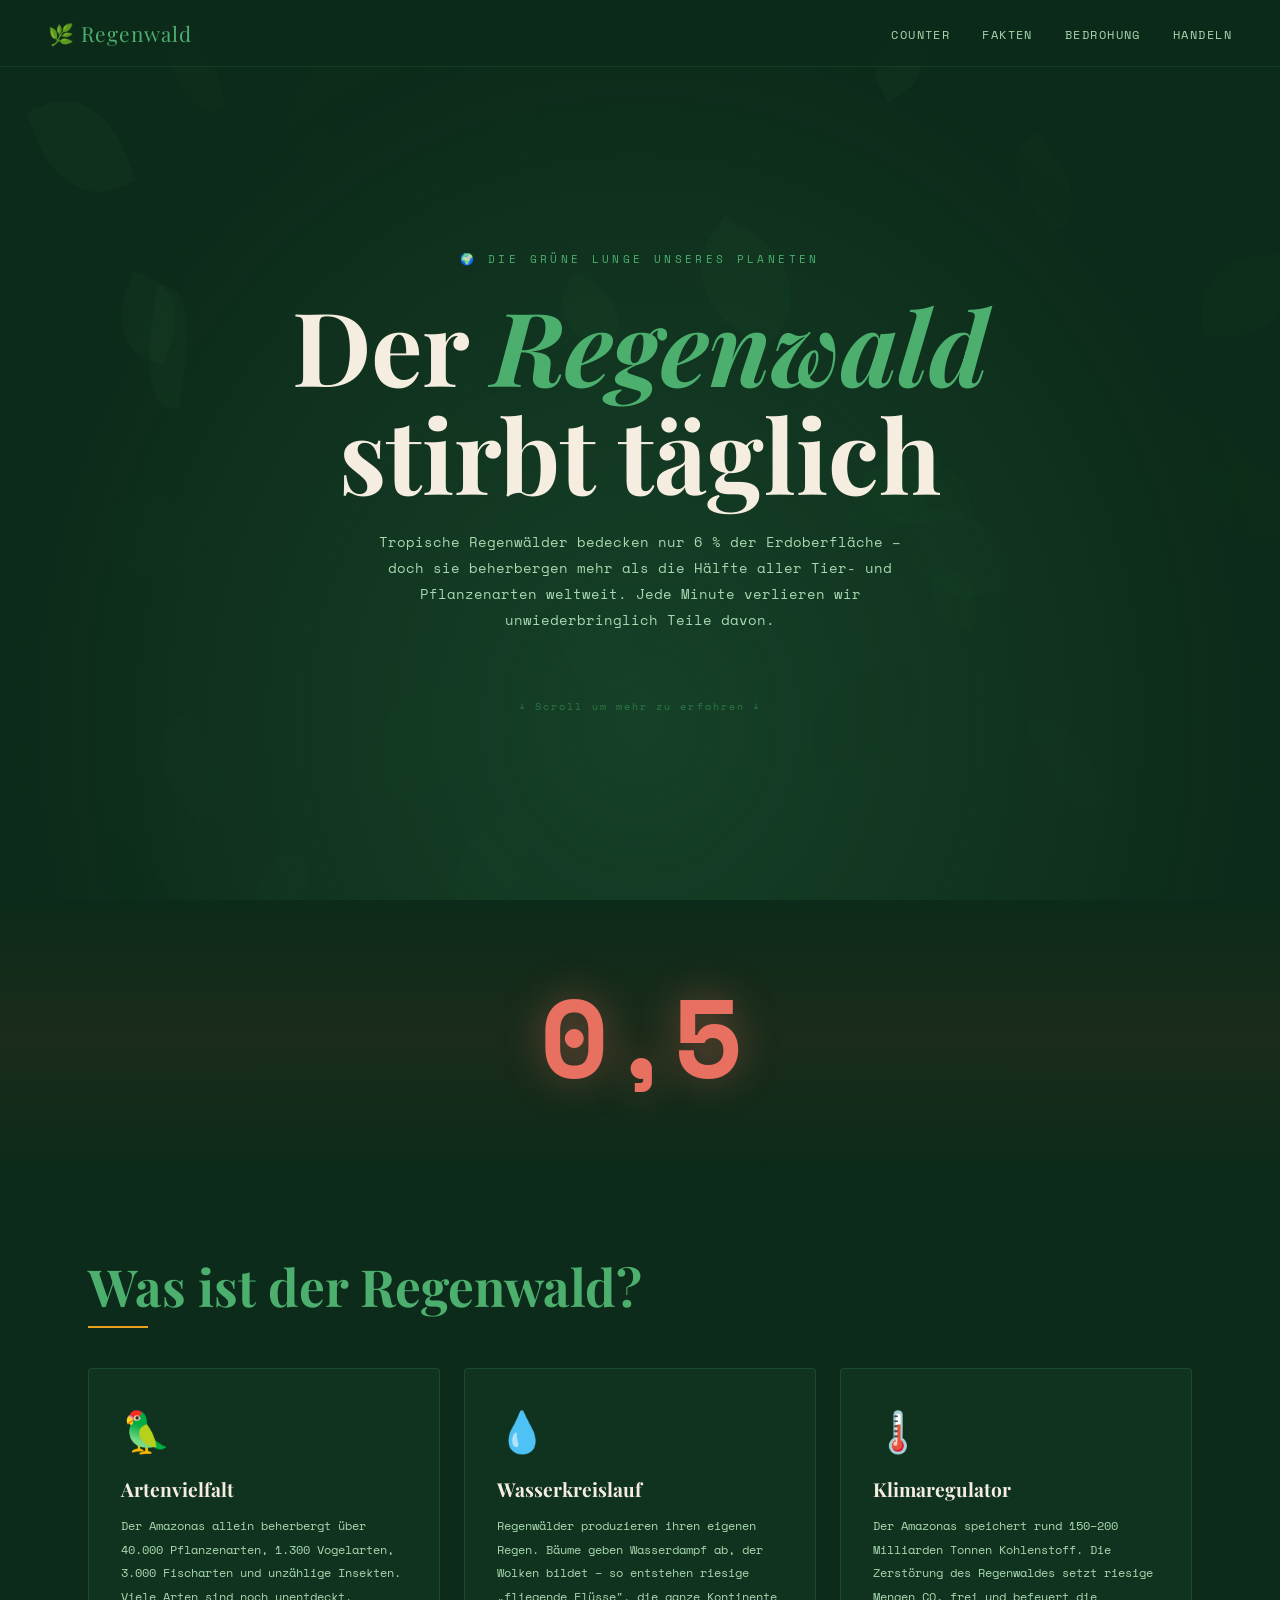
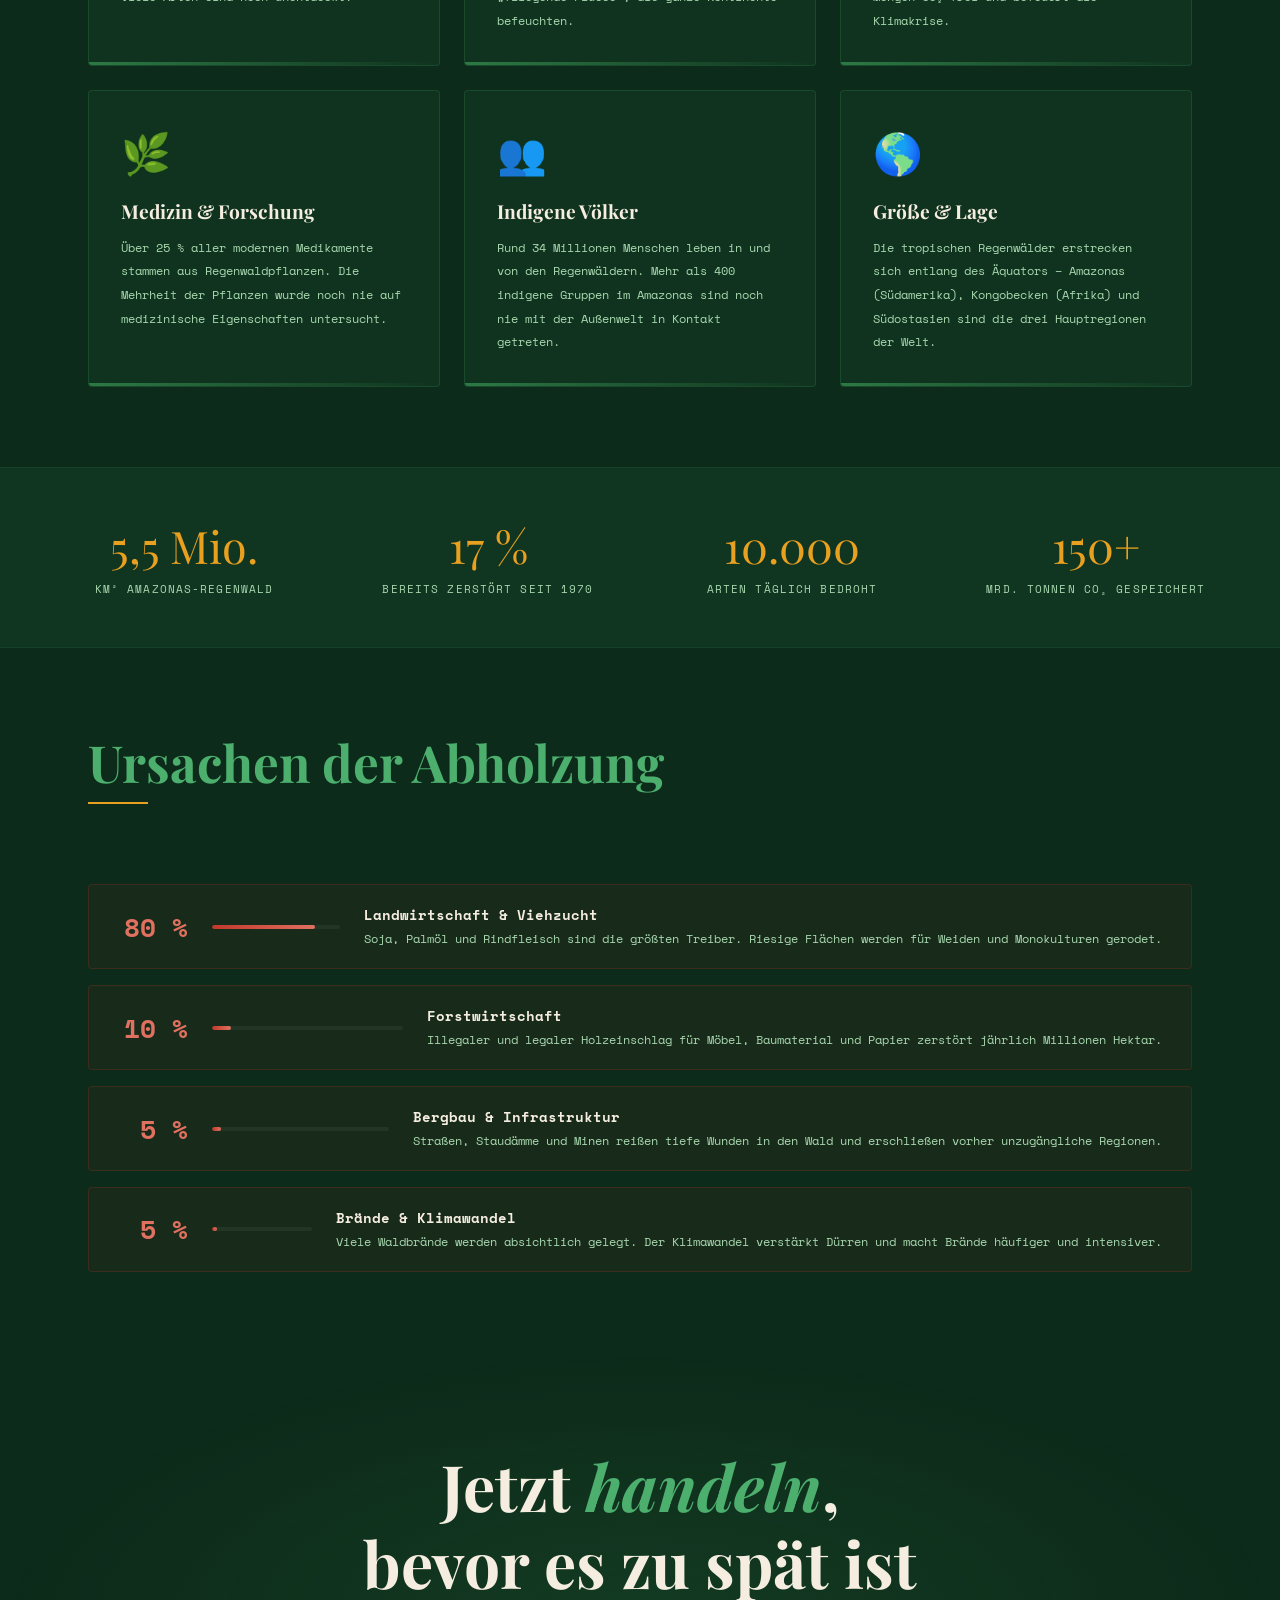
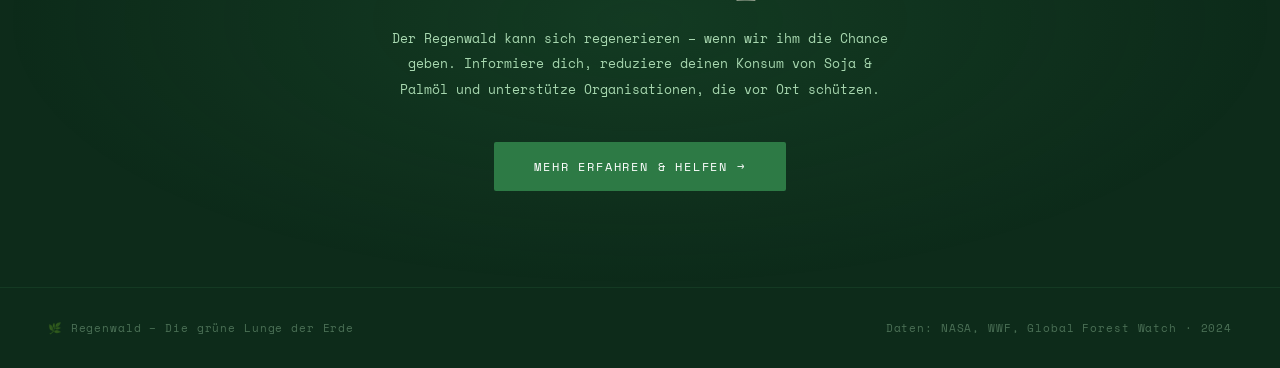
<file: index.html>
<!doctype html>
<html lang="de">
  <head>
    <meta charset="UTF-8" />
    <meta name="viewport" content="width=device-width, initial-scale=1.0" />
    <title>Regenwald – Die grüne Lunge der Erde</title>
    <link
      href="https://fonts.googleapis.com/css2?family=Playfair+Display:ital,wght@0,400;0,700;1,400&family=Space+Mono:wght@400;700&display=swap"
      rel="stylesheet"
    />
    <link rel="stylesheet" href="styles.css" />
  </head>
  <body>
    <div class="canopy" id="canopy"></div>
    <nav>
      <span class="nav-logo">🌿 Regenwald</span>
      <ul class="nav-links">
        <li><a href="#counter">Counter</a></li>
        <li><a href="#info">Fakten</a></li>
        <li><a href="#bedrohung">Bedrohung</a></li>
        <li><a href="#handeln">Handeln</a></li>
      </ul>
    </nav>
    <section class="hero">
      <p class="hero-label">🌍 Die grüne Lunge unseres Planeten</p>
      <h1>Der <em>Regenwald</em><br />stirbt täglich</h1>
      <p class="hero-sub">
        Tropische Regenwälder bedecken nur 6 % der Erdoberfläche – doch sie
        beherbergen mehr als die Hälfte aller Tier- und Pflanzenarten weltweit.
        Jede Minute verlieren wir unwiederbringlich Teile davon.
      </p>
      <p class="scroll-hint">↓ Scroll um mehr zu erfahren ↓</p>
    </section>
    <section class="counter-section" id="counter">
      <p class="counter-label">
        <span class="live-dot"></span> Live-Zähler — seit Seitenaufruf
      </p>
      <div class="counter-wrapper">
        <div class="counter-display">
          <span id="counter">0,0</span>
          <span class="counter-unit-inline">Fußballfelder</span>
        </div>
        <p class="counter-unit">Fußballfelder abgeholzt</p>
            </div>
            <p class="counter-note">
        Jede Sekunde werden weltweit ca.
        <strong style="color: var(--green-light)">0,67 Fußballfelder</strong>
        Regenwald zerstört.<br />Das entspricht rund 40 Fußballfeldern pro
        Minute · 2.400 pro Stunde · 57.600 pro Tag.
            </p>
            <div class="ticker-bar">
        <div class="ticker-item">
          <span class="val" id="tick-min">0</span
          ><span class="lbl">/ diese Minute</span>
        </div>
        <div class="ticker-item">
          <span class="val" id="tick-hour">0</span
          ><span class="lbl">/ diese Stunde</span>
        </div>
        <div class="ticker-item">
          <span class="val" id="tick-today">0</span
          ><span class="lbl">/ heute weltweit</span>
        </div>
            </div>
          </section>
    </section>
    <section class="info-section" id="info">
      <h2 class="section-heading">Was ist der Regenwald?</h2>
      <div class="grid-3">
        <div class="card">
          <span class="card-icon">🦜</span>
          <h3>Artenvielfalt</h3>
          <p>
            Der Amazonas allein beherbergt über 40.000 Pflanzenarten, 1.300
            Vogelarten, 3.000 Fischarten und unzählige Insekten. Viele Arten
            sind noch unentdeckt.
          </p>
          <div class="card-accent"></div>
        </div>
        <div class="card">
          <span class="card-icon">💧</span>
          <h3>Wasserkreislauf</h3>
          <p>
            Regenwälder produzieren ihren eigenen Regen. Bäume geben Wasserdampf
            ab, der Wolken bildet – so entstehen riesige „fliegende Flüsse", die
            ganze Kontinente befeuchten.
          </p>
          <div class="card-accent"></div>
        </div>
        <div class="card">
          <span class="card-icon">🌡️</span>
          <h3>Klimaregulator</h3>
          <p>
            Der Amazonas speichert rund 150–200 Milliarden Tonnen Kohlenstoff.
            Die Zerstörung des Regenwaldes setzt riesige Mengen CO₂ frei und
            befeuert die Klimakrise.
          </p>
          <div class="card-accent"></div>
        </div>
        <div class="card">
          <span class="card-icon">🌿</span>
          <h3>Medizin & Forschung</h3>
          <p>
            Über 25 % aller modernen Medikamente stammen aus Regenwaldpflanzen.
            Die Mehrheit der Pflanzen wurde noch nie auf medizinische
            Eigenschaften untersucht.
          </p>
          <div class="card-accent"></div>
        </div>
        <div class="card">
          <span class="card-icon">👥</span>
          <h3>Indigene Völker</h3>
          <p>
            Rund 34 Millionen Menschen leben in und von den Regenwäldern. Mehr
            als 400 indigene Gruppen im Amazonas sind noch nie mit der Außenwelt
            in Kontakt getreten.
          </p>
          <div class="card-accent"></div>
        </div>
        <div class="card">
          <span class="card-icon">🌎</span>
          <h3>Größe & Lage</h3>
          <p>
            Die tropischen Regenwälder erstrecken sich entlang des Äquators –
            Amazonas (Südamerika), Kongobecken (Afrika) und Südostasien sind die
            drei Hauptregionen der Welt.
          </p>
          <div class="card-accent"></div>
        </div>
      </div>
    </section>
    <div class="stats-strip">
      <div class="stats-inner">
        <div>
          <span class="stat-num">5,5 Mio.</span
          ><span class="stat-desc">km² Amazonas-Regenwald</span>
        </div>
        <div>
          <span class="stat-num">17 %</span
          ><span class="stat-desc">bereits zerstört seit 1970</span>
        </div>
        <div>
          <span class="stat-num">10.000</span
          ><span class="stat-desc">Arten täglich bedroht</span>
        </div>
        <div>
          <span class="stat-num">150+</span
          ><span class="stat-desc">Mrd. Tonnen CO₂ gespeichert</span>
        </div>
      </div>
    </div>
    <section class="threats" id="bedrohung">
      <h2 class="section-heading">Ursachen der Abholzung</h2>
      <div class="threat-list">
        <div class="threat-item">
          <span class="threat-pct">80 %</span>
          <div class="bar-track">
            <div class="bar-fill" style="width: 80%"></div>
          </div>
          <div class="threat-info">
            <h4>Landwirtschaft & Viehzucht</h4>
            <p>
              Soja, Palmöl und Rindfleisch sind die größten Treiber. Riesige
              Flächen werden für Weiden und Monokulturen gerodet.
            </p>
          </div>
        </div>
        <div class="threat-item">
          <span class="threat-pct">10 %</span>
          <div class="bar-track">
            <div class="bar-fill" style="width: 10%"></div>
          </div>
          <div class="threat-info">
            <h4>Forstwirtschaft</h4>
            <p>
              Illegaler und legaler Holzeinschlag für Möbel, Baumaterial und
              Papier zerstört jährlich Millionen Hektar.
            </p>
          </div>
        </div>
        <div class="threat-item">
          <span class="threat-pct">5 %</span>
          <div class="bar-track">
            <div class="bar-fill" style="width: 5%"></div>
          </div>
          <div class="threat-info">
            <h4>Bergbau & Infrastruktur</h4>
            <p>
              Straßen, Staudämme und Minen reißen tiefe Wunden in den Wald und
              erschließen vorher unzugängliche Regionen.
            </p>
          </div>
        </div>
        <div class="threat-item">
          <span class="threat-pct">5 %</span>
          <div class="bar-track">
            <div class="bar-fill" style="width: 5%"></div>
          </div>
          <div class="threat-info">
            <h4>Brände & Klimawandel</h4>
            <p>
              Viele Waldbrände werden absichtlich gelegt. Der Klimawandel
              verstärkt Dürren und macht Brände häufiger und intensiver.
            </p>
          </div>
        </div>
      </div>
    </section>
    <section class="cta" id="handeln">
      <h2>
        Jetzt
        <em style="font-style: italic; color: var(--green-light)">handeln</em
        >,<br />bevor es zu spät ist
      </h2>
      <p>
        Der Regenwald kann sich regenerieren – wenn wir ihm die Chance geben.
        Informiere dich, reduziere deinen Konsum von Soja & Palmöl und
        unterstütze Organisationen, die vor Ort schützen.
      </p>
      <a
        class="btn-primary"
        href="https://www.wwf.de/themen-projekte/waelder/regenwald"
        target="_blank"
        rel="noopener"
        >Mehr erfahren & helfen →</a
      >
    </section>
    <footer>
      <span>🌿 Regenwald – Die grüne Lunge der Erde</span>
      <span>Daten: NASA, WWF, Global Forest Watch · 2024</span>
    </footer>
    <script src="script.js"></script>
  </body>
</html>
</file>
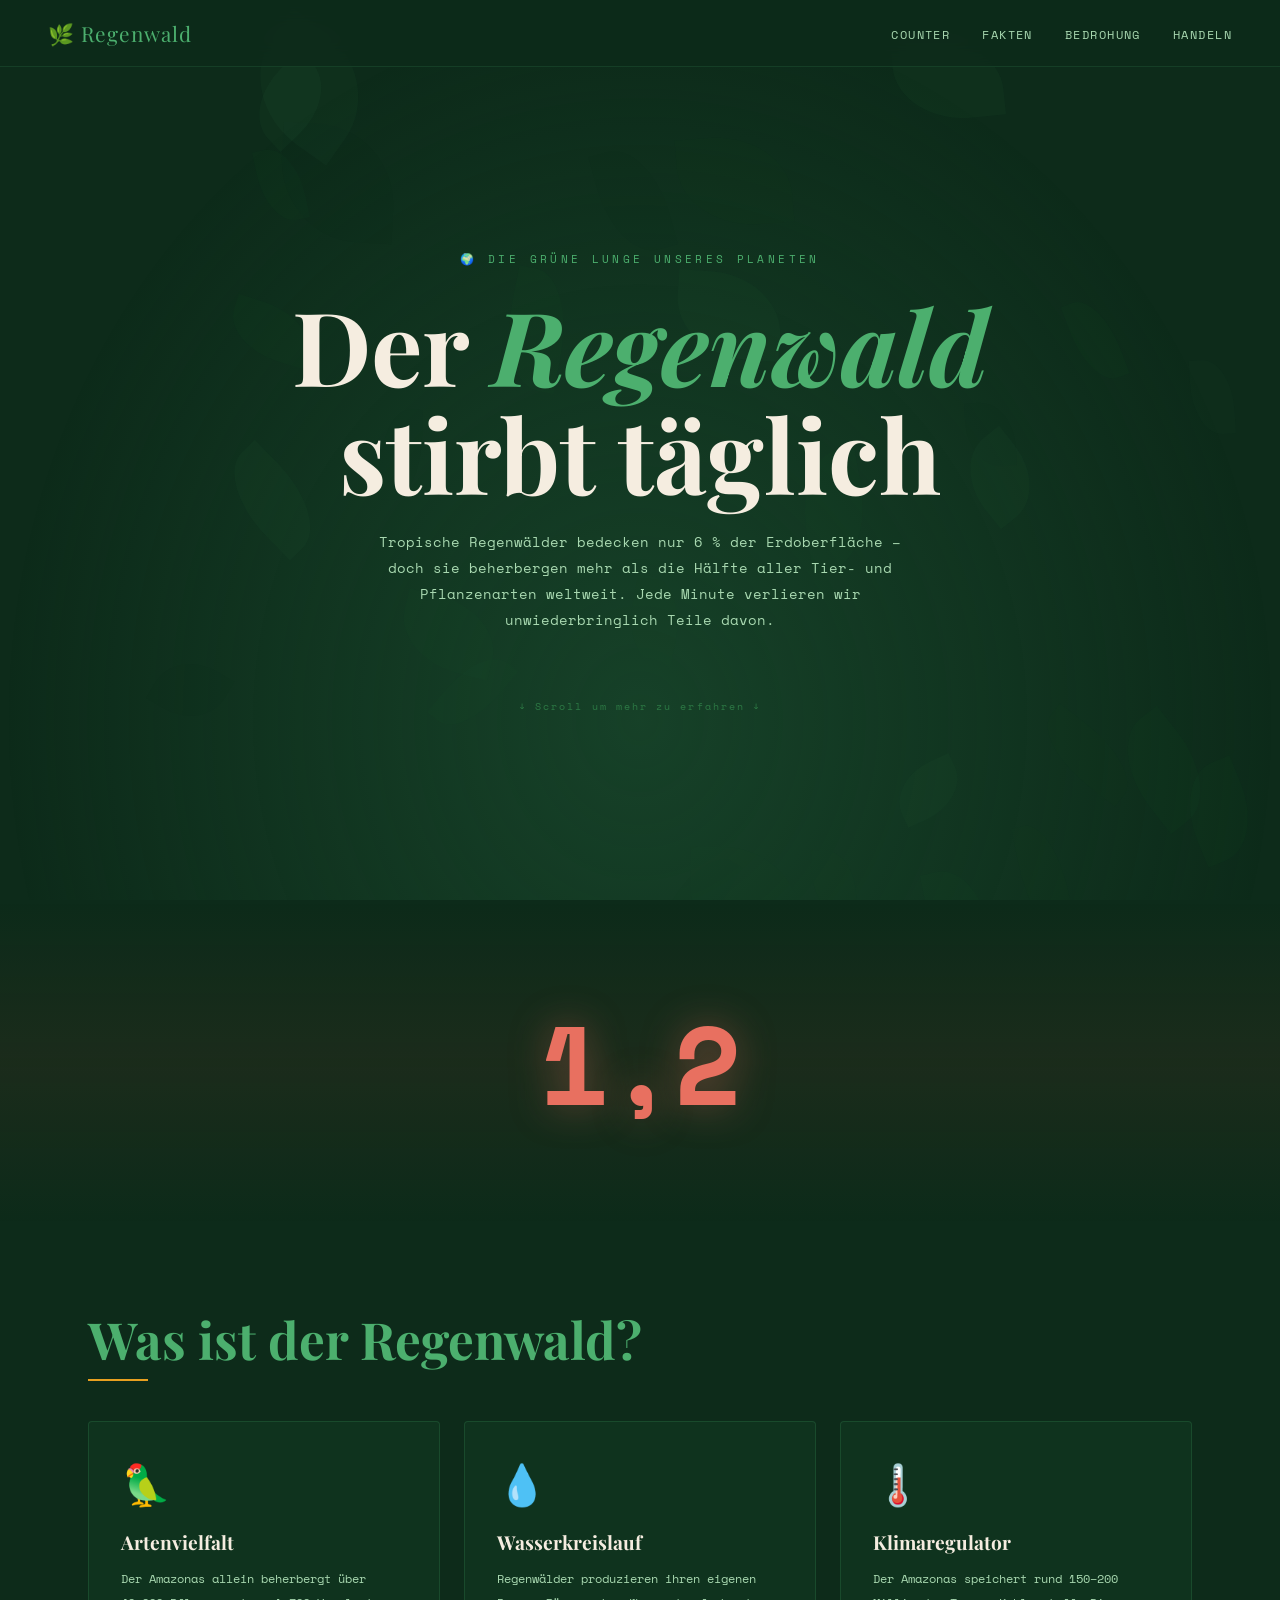
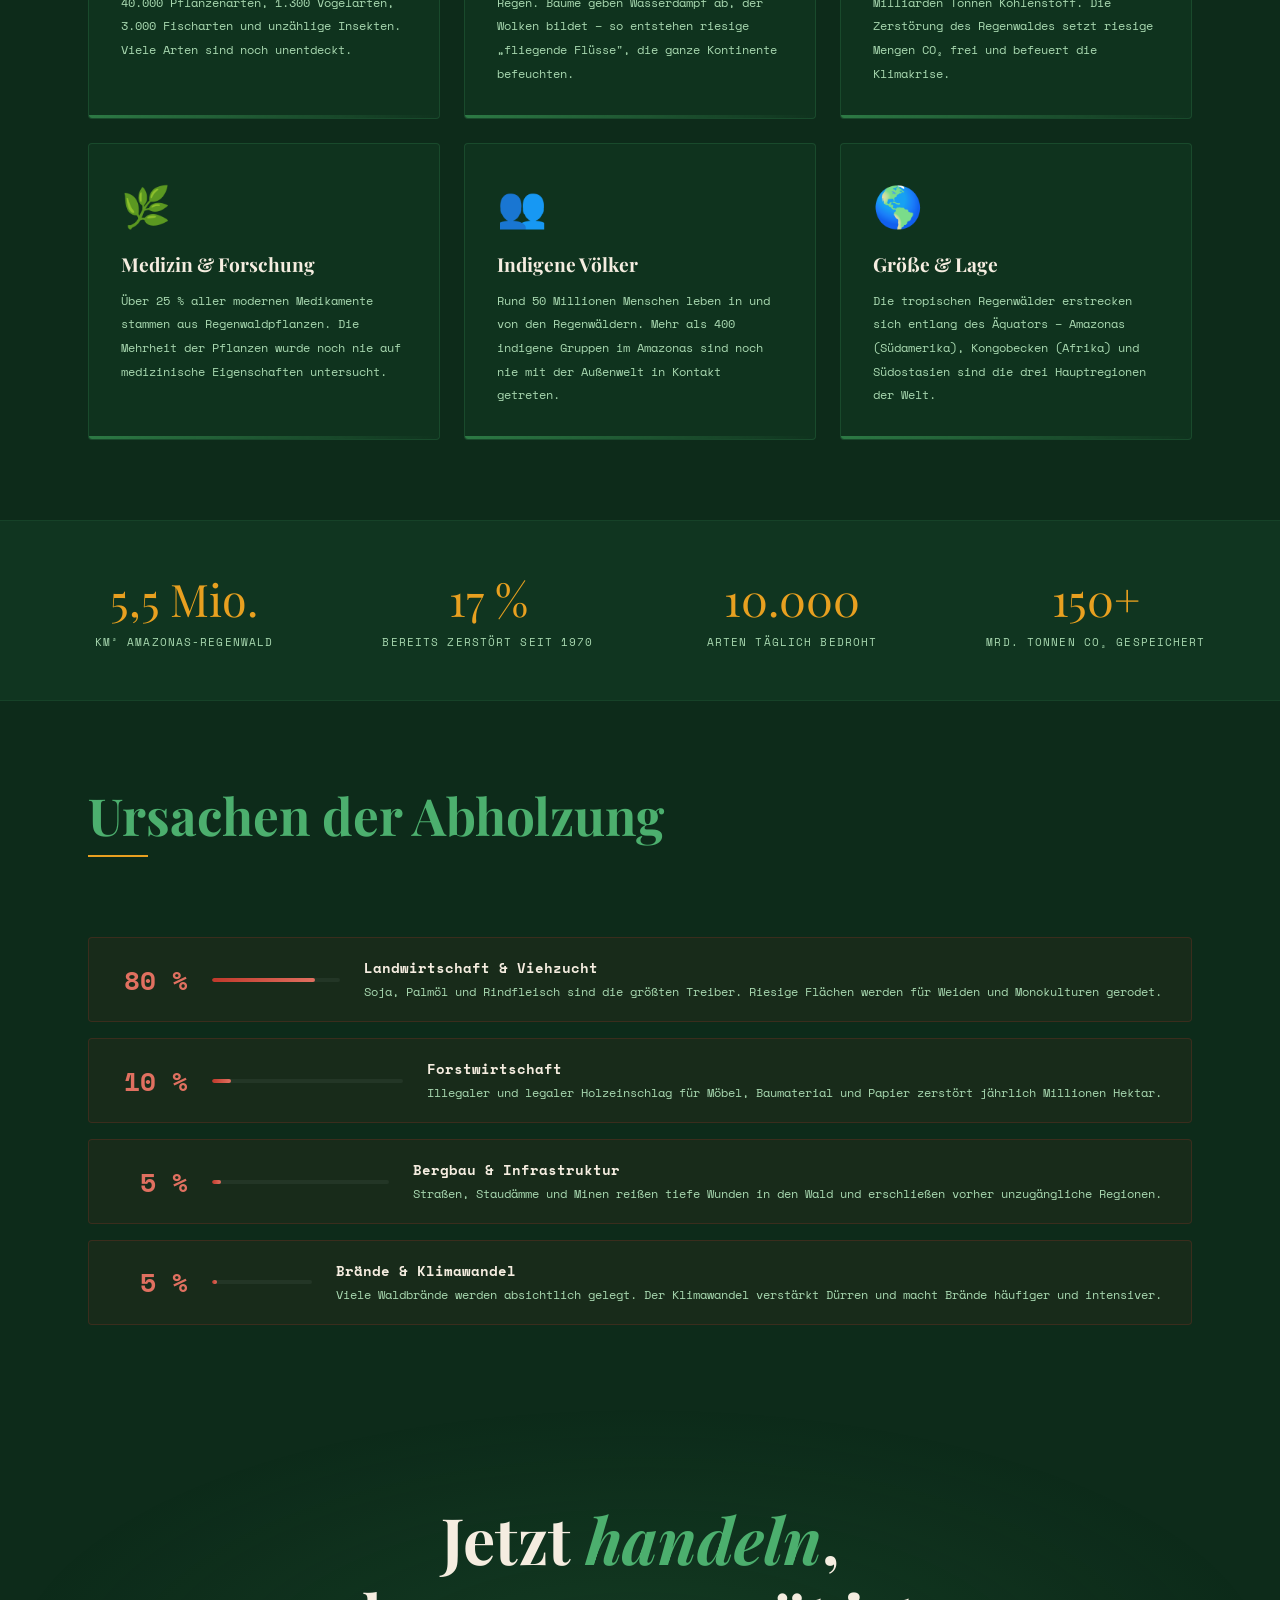
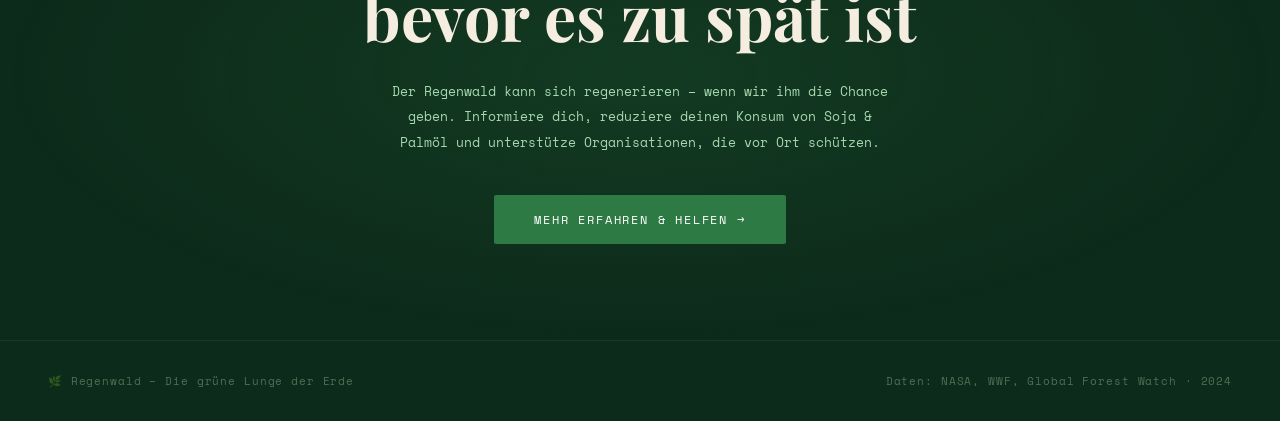
<file: regenwald.html>
<!DOCTYPE html>
<html lang="de">
<head>
<meta charset="UTF-8">
<meta name="viewport" content="width=device-width, initial-scale=1.0">
<title>Regenwald – Die grüne Lunge der Erde</title>
<link href="https://fonts.googleapis.com/css2?family=Playfair+Display:ital,wght@0,400;0,700;1,400&family=Space+Mono:wght@400;700&display=swap" rel="stylesheet">
<style>
  :root {
    --green-deep: #0d2b1a;
    --green-mid: #1a4d2e;
    --green-bright: #2d7a45;
    --green-light: #4caf6e;
    --green-pale: #a8d8b0;
    --amber: #e8a020;
    --red-warn: #c0392b;
    --cream: #f5ede0;
    --white: #ffffff;
  }
  * { margin: 0; padding: 0; box-sizing: border-box; }
  html { scroll-behavior: smooth; }
  body { background: var(--green-deep); color: var(--cream); font-family: 'Space Mono', monospace; overflow-x: hidden; }
  .canopy { position: fixed; top: 0; left: 0; width: 100%; height: 100%; pointer-events: none; z-index: 0; overflow: hidden; }
  .leaf { position: absolute; border-radius: 0 70% 0 70%; opacity: 0.04; animation: sway 8s ease-in-out infinite; }
  .leaf:nth-child(odd) { animation-direction: alternate-reverse; }
  @keyframes sway { 0% { transform: rotate(0deg) scale(1); } 50% { transform: rotate(6deg) scale(1.05); } 100% { transform: rotate(-4deg) scale(0.97); } }
  nav { position: fixed; top: 0; width: 100%; z-index: 100; display: flex; justify-content: space-between; align-items: center; padding: 1.2rem 3rem; background: rgba(13,43,26,0.85); backdrop-filter: blur(12px); border-bottom: 1px solid rgba(76,175,110,0.15); }
  .nav-logo { font-family: 'Playfair Display', serif; font-size: 1.3rem; color: var(--green-light); letter-spacing: 0.05em; }
  .nav-links { display: flex; gap: 2rem; list-style: none; }
  .nav-links a { color: var(--green-pale); text-decoration: none; font-size: 0.75rem; letter-spacing: 0.12em; text-transform: uppercase; transition: color 0.3s; }
  .nav-links a:hover { color: var(--amber); }
  .hero { position: relative; min-height: 100vh; display: flex; flex-direction: column; justify-content: center; align-items: center; text-align: center; padding: 8rem 2rem 4rem; z-index: 1; background: radial-gradient(ellipse at 50% 80%, rgba(29,80,50,0.6) 0%, transparent 70%); }
  .hero-label { font-size: 0.7rem; letter-spacing: 0.3em; text-transform: uppercase; color: var(--green-light); margin-bottom: 1.5rem; animation: fadeUp 1s ease both; }
  .hero h1 { font-family: 'Playfair Display', serif; font-size: clamp(3rem, 8vw, 7rem); line-height: 1.05; color: var(--cream); animation: fadeUp 1s 0.2s ease both; }
  .hero h1 em { font-style: italic; color: var(--green-light); }
  .hero-sub { max-width: 560px; font-size: 0.85rem; line-height: 1.9; color: var(--green-pale); margin-top: 1.5rem; animation: fadeUp 1s 0.4s ease both; }
  .scroll-hint { margin-top: 4rem; font-size: 0.65rem; letter-spacing: 0.2em; color: var(--green-bright); animation: fadeUp 1s 0.8s ease both, pulse 2s 2s infinite; }
  @keyframes pulse { 50% { opacity: 0.4; } }
  @keyframes fadeUp { from { opacity: 0; transform: translateY(24px); } to { opacity: 1; transform: translateY(0); } }
  .counter-section { position: relative; z-index: 1; padding: 5rem 2rem; text-align: center; background: linear-gradient(180deg, transparent, rgba(192,57,43,0.08) 50%, transparent); }
  .counter-label { font-size: 0.7rem; letter-spacing: 0.3em; text-transform: uppercase; color: #e07060; margin-bottom: 1rem; }
  .counter-wrapper { display: inline-block; border: 1px solid rgba(192,57,43,0.4); border-radius: 4px; padding: 3rem 5rem; background: rgba(192,57,43,0.06); position: relative; overflow: hidden; }
  .counter-wrapper::before { content: ''; position: absolute; inset: 0; background: repeating-linear-gradient(0deg, transparent, transparent 28px, rgba(192,57,43,0.04) 28px, rgba(192,57,43,0.04) 29px); }
  #counter { font-family: 'Space Mono', monospace; font-size: clamp(3.5rem, 10vw, 7rem); font-weight: 700; color: #e87060; letter-spacing: -0.02em; display: block; text-shadow: 0 0 40px rgba(232,112,96,0.4); position: relative; }
  .counter-unit { font-size: 0.8rem; letter-spacing: 0.2em; color: var(--green-pale); margin-top: 0.75rem; text-transform: uppercase; position: relative; }
  .counter-note { margin-top: 2rem; font-size: 0.72rem; color: rgba(168,216,176,0.5); line-height: 1.8; }
  .ticker-bar { display: flex; justify-content: center; gap: 1rem; margin-top: 2rem; flex-wrap: wrap; }
  .ticker-item { background: rgba(29,80,50,0.4); border: 1px solid rgba(76,175,110,0.2); border-radius: 3px; padding: 0.8rem 1.5rem; text-align: center; }
  .ticker-item .val { display: block; font-size: 1.4rem; font-weight: 700; color: var(--green-light); }
  .ticker-item .lbl { font-size: 0.62rem; letter-spacing: 0.12em; color: var(--green-pale); text-transform: uppercase; margin-top: 0.2rem; }
  .info-section { position: relative; z-index: 1; padding: 5rem 3rem; max-width: 1200px; margin: 0 auto; }
  .section-heading { font-family: 'Playfair Display', serif; font-size: clamp(2rem, 4vw, 3.2rem); color: var(--green-light); margin-bottom: 3rem; position: relative; display: inline-block; }
  .section-heading::after { content: ''; position: absolute; bottom: -8px; left: 0; width: 60px; height: 2px; background: var(--amber); }
  .grid-3 { display: grid; grid-template-columns: repeat(auto-fit, minmax(280px, 1fr)); gap: 1.5rem; }
  .card { background: rgba(26,77,46,0.25); border: 1px solid rgba(76,175,110,0.18); border-radius: 4px; padding: 2rem; position: relative; overflow: hidden; transition: transform 0.3s, border-color 0.3s; }
  .card:hover { transform: translateY(-4px); border-color: rgba(76,175,110,0.5); }
  .card-icon { font-size: 2.5rem; margin-bottom: 1rem; display: block; }
  .card h3 { font-family: 'Playfair Display', serif; font-size: 1.2rem; color: var(--cream); margin-bottom: 0.75rem; }
  .card p { font-size: 0.78rem; line-height: 1.9; color: var(--green-pale); }
  .card-accent { position: absolute; bottom: 0; left: 0; width: 100%; height: 3px; background: linear-gradient(90deg, var(--green-bright), transparent); }
  .stats-strip { position: relative; z-index: 1; background: rgba(26,77,46,0.3); border-top: 1px solid rgba(76,175,110,0.1); border-bottom: 1px solid rgba(76,175,110,0.1); padding: 3rem; }
  .stats-inner { max-width: 1200px; margin: 0 auto; display: grid; grid-template-columns: repeat(auto-fit, minmax(180px, 1fr)); gap: 2rem; text-align: center; }
  .stat-num { font-family: 'Playfair Display', serif; font-size: 2.8rem; color: var(--amber); display: block; }
  .stat-desc { font-size: 0.7rem; color: var(--green-pale); letter-spacing: 0.1em; text-transform: uppercase; line-height: 1.6; margin-top: 0.3rem; }
  .threats { position: relative; z-index: 1; padding: 5rem 3rem; max-width: 1200px; margin: 0 auto; }
  .threat-list { display: flex; flex-direction: column; gap: 1rem; margin-top: 2.5rem; }
  .threat-item { display: flex; align-items: center; gap: 1.5rem; background: rgba(192,57,43,0.06); border: 1px solid rgba(192,57,43,0.2); border-radius: 4px; padding: 1.2rem 1.8rem; }
  .threat-pct { font-size: 1.6rem; font-weight: 700; color: #e07060; min-width: 70px; text-align: right; font-family: 'Space Mono', monospace; }
  .threat-info h4 { font-size: 0.9rem; color: var(--cream); margin-bottom: 0.25rem; }
  .threat-info p { font-size: 0.72rem; color: var(--green-pale); line-height: 1.7; }
  .bar-track { flex: 1; height: 4px; background: rgba(255,255,255,0.05); border-radius: 2px; overflow: hidden; }
  .bar-fill { height: 100%; background: linear-gradient(90deg, #c0392b, #e07060); border-radius: 2px; animation: growBar 2s ease both; }
  @keyframes growBar { from { width: 0; } }
  .cta { position: relative; z-index: 1; text-align: center; padding: 6rem 2rem; background: radial-gradient(ellipse at 50% 50%, rgba(45,122,69,0.2) 0%, transparent 70%); }
  .cta h2 { font-family: 'Playfair Display', serif; font-size: clamp(2rem, 5vw, 4rem); margin-bottom: 1.5rem; line-height: 1.2; }
  .cta p { max-width: 500px; margin: 0 auto 2.5rem; color: var(--green-pale); font-size: 0.8rem; line-height: 2; }
  .btn-primary { display: inline-block; background: var(--green-bright); color: var(--white); text-decoration: none; padding: 1rem 2.5rem; font-family: 'Space Mono', monospace; font-size: 0.75rem; letter-spacing: 0.15em; text-transform: uppercase; border-radius: 2px; transition: background 0.3s, transform 0.2s; }
  .btn-primary:hover { background: var(--green-light); transform: translateY(-2px); }
  footer { position: relative; z-index: 1; border-top: 1px solid rgba(76,175,110,0.12); padding: 2rem 3rem; display: flex; justify-content: space-between; align-items: center; flex-wrap: wrap; gap: 1rem; font-size: 0.68rem; color: rgba(168,216,176,0.4); letter-spacing: 0.08em; }
  .live-dot { display: inline-block; width: 8px; height: 8px; background: #e07060; border-radius: 50%; margin-right: 6px; animation: blink 1.2s step-end infinite; vertical-align: middle; }
  @keyframes blink { 50% { opacity: 0; } }
  @media (max-width: 640px) { nav { padding: 1rem 1.5rem; } .nav-links { display: none; } .counter-wrapper { padding: 2rem 2rem; } .info-section, .threats, .cta { padding: 3rem 1.5rem; } footer { flex-direction: column; text-align: center; } }
</style>
</head>
<body>
<div class="canopy" id="canopy"></div>
<nav>
  <span class="nav-logo">🌿 Regenwald</span>
  <ul class="nav-links">
    <li><a href="#counter">Counter</a></li>
    <li><a href="#info">Fakten</a></li>
    <li><a href="#bedrohung">Bedrohung</a></li>
    <li><a href="#handeln">Handeln</a></li>
  </ul>
</nav>
<section class="hero">
  <p class="hero-label">🌍 Die grüne Lunge unseres Planeten</p>
  <h1>Der <em>Regenwald</em><br>stirbt täglich</h1>
  <p class="hero-sub">Tropische Regenwälder bedecken nur 6 % der Erdoberfläche – doch sie beherbergen mehr als die Hälfte aller Tier- und Pflanzenarten weltweit. Jede Minute verlieren wir unwiederbringlich Teile davon.</p>
  <p class="scroll-hint">↓ Scroll um mehr zu erfahren ↓</p>
</section>
<section class="counter-section" id="counter">
  <p class="counter-label"><span class="live-dot"></span> Live-Zähler — seit Seitenaufruf</p>
  <div class="counter-wrapper">
    <span id="counter">0,0</span>
    <p class="counter-unit">Fußballfelder abgeholzt</p>
  </div>
  <p class="counter-note">Jede Sekunde werden weltweit ca. <strong style="color:var(--green-light)">0,67 Fußballfelder</strong> Regenwald zerstört.<br>Das entspricht rund 40 Fußballfeldern pro Minute · 2.400 pro Stunde · 57.600 pro Tag.</p>
  <div class="ticker-bar">
    <div class="ticker-item"><span class="val" id="tick-min">0</span><span class="lbl">/ diese Minute</span></div>
    <div class="ticker-item"><span class="val" id="tick-hour">0</span><span class="lbl">/ diese Stunde</span></div>
    <div class="ticker-item"><span class="val" id="tick-today">0</span><span class="lbl">/ heute weltweit</span></div>
  </div>
</section>
<section class="info-section" id="info">
  <h2 class="section-heading">Was ist der Regenwald?</h2>
  <div class="grid-3">
    <div class="card"><span class="card-icon">🦜</span><h3>Artenvielfalt</h3><p>Der Amazonas allein beherbergt über 40.000 Pflanzenarten, 1.300 Vogelarten, 3.000 Fischarten und unzählige Insekten. Viele Arten sind noch unentdeckt.</p><div class="card-accent"></div></div>
    <div class="card"><span class="card-icon">💧</span><h3>Wasserkreislauf</h3><p>Regenwälder produzieren ihren eigenen Regen. Bäume geben Wasserdampf ab, der Wolken bildet – so entstehen riesige „fliegende Flüsse", die ganze Kontinente befeuchten.</p><div class="card-accent"></div></div>
    <div class="card"><span class="card-icon">🌡️</span><h3>Klimaregulator</h3><p>Der Amazonas speichert rund 150–200 Milliarden Tonnen Kohlenstoff. Die Zerstörung des Regenwaldes setzt riesige Mengen CO₂ frei und befeuert die Klimakrise.</p><div class="card-accent"></div></div>
    <div class="card"><span class="card-icon">🌿</span><h3>Medizin & Forschung</h3><p>Über 25 % aller modernen Medikamente stammen aus Regenwaldpflanzen. Die Mehrheit der Pflanzen wurde noch nie auf medizinische Eigenschaften untersucht.</p><div class="card-accent"></div></div>
    <div class="card"><span class="card-icon">👥</span><h3>Indigene Völker</h3><p>Rund 50 Millionen Menschen leben in und von den Regenwäldern. Mehr als 400 indigene Gruppen im Amazonas sind noch nie mit der Außenwelt in Kontakt getreten.</p><div class="card-accent"></div></div>
    <div class="card"><span class="card-icon">🌎</span><h3>Größe & Lage</h3><p>Die tropischen Regenwälder erstrecken sich entlang des Äquators – Amazonas (Südamerika), Kongobecken (Afrika) und Südostasien sind die drei Hauptregionen der Welt.</p><div class="card-accent"></div></div>
  </div>
</section>
<div class="stats-strip">
  <div class="stats-inner">
    <div><span class="stat-num">5,5 Mio.</span><span class="stat-desc">km² Amazonas-Regenwald</span></div>
    <div><span class="stat-num">17 %</span><span class="stat-desc">bereits zerstört seit 1970</span></div>
    <div><span class="stat-num">10.000</span><span class="stat-desc">Arten täglich bedroht</span></div>
    <div><span class="stat-num">150+</span><span class="stat-desc">Mrd. Tonnen CO₂ gespeichert</span></div>
  </div>
</div>
<section class="threats" id="bedrohung">
  <h2 class="section-heading">Ursachen der Abholzung</h2>
  <div class="threat-list">
    <div class="threat-item"><span class="threat-pct">80 %</span><div class="bar-track"><div class="bar-fill" style="width:80%"></div></div><div class="threat-info"><h4>Landwirtschaft & Viehzucht</h4><p>Soja, Palmöl und Rindfleisch sind die größten Treiber. Riesige Flächen werden für Weiden und Monokulturen gerodet.</p></div></div>
    <div class="threat-item"><span class="threat-pct">10 %</span><div class="bar-track"><div class="bar-fill" style="width:10%"></div></div><div class="threat-info"><h4>Forstwirtschaft</h4><p>Illegaler und legaler Holzeinschlag für Möbel, Baumaterial und Papier zerstört jährlich Millionen Hektar.</p></div></div>
    <div class="threat-item"><span class="threat-pct">5 %</span><div class="bar-track"><div class="bar-fill" style="width:5%"></div></div><div class="threat-info"><h4>Bergbau & Infrastruktur</h4><p>Straßen, Staudämme und Minen reißen tiefe Wunden in den Wald und erschließen vorher unzugängliche Regionen.</p></div></div>
    <div class="threat-item"><span class="threat-pct">5 %</span><div class="bar-track"><div class="bar-fill" style="width:5%"></div></div><div class="threat-info"><h4>Brände & Klimawandel</h4><p>Viele Waldbrände werden absichtlich gelegt. Der Klimawandel verstärkt Dürren und macht Brände häufiger und intensiver.</p></div></div>
  </div>
</section>
<section class="cta" id="handeln">
  <h2>Jetzt <em style="font-style:italic;color:var(--green-light)">handeln</em>,<br>bevor es zu spät ist</h2>
  <p>Der Regenwald kann sich regenerieren – wenn wir ihm die Chance geben. Informiere dich, reduziere deinen Konsum von Soja & Palmöl und unterstütze Organisationen, die vor Ort schützen.</p>
  <a class="btn-primary" href="https://www.wwf.de/themen-projekte/waelder/regenwald" target="_blank" rel="noopener">Mehr erfahren & helfen →</a>
</section>
<footer>
  <span>🌿 Regenwald – Die grüne Lunge der Erde</span>
  <span>Daten: NASA, WWF, Global Forest Watch · 2024</span>
</footer>
<script>
  const canopy = document.getElementById('canopy');
  const colors = ['#1a4d2e','#2d7a45','#0d2b1a','#4caf6e','#3d6b50'];
  for (let i = 0; i < 30; i++) {
    const leaf = document.createElement('div');
    leaf.className = 'leaf';
    leaf.style.cssText = `left:${Math.random()*100}%;top:${Math.random()*100}%;width:${40+Math.random()*80}px;height:${40+Math.random()*80}px;background:${colors[Math.floor(Math.random()*colors.length)]};animation-delay:${Math.random()*6}s;animation-duration:${6+Math.random()*6}s;transform:rotate(${Math.random()*360}deg);`;
    canopy.appendChild(leaf);
  }

  const RATE = 0.667;
  const startTime = Date.now();

  function fieldsSinceMidnight() {
    const now = new Date();
    const midnight = new Date(now);
    midnight.setUTCHours(0,0,0,0);
    return Math.floor((now - midnight) / 1000 * RATE);
  }
  const todayBase = fieldsSinceMidnight();

  function fmt(n) { return n.toLocaleString('de-DE', { minimumFractionDigits: 1, maximumFractionDigits: 1 }); }
  function fmtInt(n) { return Math.floor(n).toLocaleString('de-DE'); }

  const counterEl = document.getElementById('counter');
  const tickMin   = document.getElementById('tick-min');
  const tickHour  = document.getElementById('tick-hour');
  const tickToday = document.getElementById('tick-today');

  function update() {
    const elapsed = (Date.now() - startTime) / 1000;
    const fields = elapsed * RATE;
    counterEl.textContent = fmt(fields);
    const now = new Date();
    const secInMin  = now.getSeconds() + now.getMilliseconds()/1000;
    const secInHour = now.getMinutes()*60 + secInMin;
    tickMin.textContent  = fmtInt(secInMin * RATE);
    tickHour.textContent = fmtInt(secInHour * RATE);
    tickToday.textContent = fmtInt(todayBase + fields);
    requestAnimationFrame(update);
  }
  update();
</script>
</body>
</html>
</file>
<file: styles.css>
:root {
  --green-deep: #0d2b1a;
  --green-mid: #1a4d2e;
  --green-bright: #2d7a45;
  --green-light: #4caf6e;
  --green-pale: #a8d8b0;
  --amber: #e8a020;
  --red-warn: #c0392b;
  --cream: #f5ede0;
  --white: #ffffff;
}

* { margin: 0; padding: 0; box-sizing: border-box; }
html { scroll-behavior: smooth; }
body { background: var(--green-deep); color: var(--cream); font-family: 'Space Mono', monospace; overflow-x: hidden; }

.canopy { position: fixed; top: 0; left: 0; width: 100%; height: 100%; pointer-events: none; z-index: 0; overflow: hidden; }
.leaf { position: absolute; border-radius: 0 70% 0 70%; opacity: 0.04; animation: sway 8s ease-in-out infinite; }
.leaf:nth-child(odd) { animation-direction: alternate-reverse; }

@keyframes sway { 
  0% { transform: rotate(0deg) scale(1); } 
  50% { transform: rotate(6deg) scale(1.05); } 
  100% { transform: rotate(-4deg) scale(0.97); } 
}

nav { 
  position: fixed; 
  top: 0; 
  width: 100%; 
  z-index: 100; 
  display: flex; 
  justify-content: space-between; 
  align-items: center; 
  padding: 1.2rem 3rem; 
  background: rgba(13,43,26,0.85); 
  backdrop-filter: blur(12px); 
  border-bottom: 1px solid rgba(76,175,110,0.15); 
}

.nav-logo { 
  font-family: 'Playfair Display', serif; 
  font-size: 1.3rem; 
  color: var(--green-light); 
  letter-spacing: 0.05em; 
}

.nav-links { 
  display: flex; 
  gap: 2rem; 
  list-style: none; 
}

.nav-links a { 
  color: var(--green-pale); 
  text-decoration: none; 
  font-size: 0.75rem; 
  letter-spacing: 0.12em; 
  text-transform: uppercase; 
  transition: color 0.3s; 
}

.nav-links a:hover { 
  color: var(--amber); 
}

.hero { 
  position: relative; 
  min-height: 100vh; 
  display: flex; 
  flex-direction: column; 
  justify-content: center; 
  align-items: center; 
  text-align: center; 
  padding: 8rem 2rem 4rem; 
  z-index: 1; 
  background: radial-gradient(ellipse at 50% 80%, rgba(29,80,50,0.6) 0%, transparent 70%); 
}

.hero-label { 
  font-size: 0.7rem; 
  letter-spacing: 0.3em; 
  text-transform: uppercase; 
  color: var(--green-light); 
  margin-bottom: 1.5rem; 
  animation: fadeUp 1s ease both; 
}

.hero h1 { 
  font-family: 'Playfair Display', serif; 
  font-size: clamp(3rem, 8vw, 7rem); 
  line-height: 1.05; 
  color: var(--cream); 
  animation: fadeUp 1s 0.2s ease both; 
}

.hero h1 em { 
  font-style: italic; 
  color: var(--green-light); 
}

.hero-sub { 
  max-width: 560px; 
  font-size: 0.85rem; 
  line-height: 1.9; 
  color: var(--green-pale); 
  margin-top: 1.5rem; 
  animation: fadeUp 1s 0.4s ease both; 
}

.scroll-hint { 
  margin-top: 4rem; 
  font-size: 0.65rem; 
  letter-spacing: 0.2em; 
  color: var(--green-bright); 
  animation: fadeUp 1s 0.8s ease both, pulse 2s 2s infinite; 
}

@keyframes pulse { 
  50% { opacity: 0.4; } 
}

@keyframes fadeUp { 
  from { opacity: 0; transform: translateY(24px); } 
  to { opacity: 1; transform: translateY(0); } 
}

.counter-section { 
  position: relative; 
  z-index: 1; 
  padding: 5rem 2rem; 
  text-align: center; 
  background: linear-gradient(180deg, transparent, rgba(192,57,43,0.08) 50%, transparent); 
}

.counter-label { 
  font-size: 0.7rem; 
  letter-spacing: 0.3em; 
  text-transform: uppercase; 
  color: #e07060; 
  margin-bottom: 1rem; 
}

.counter-wrapper { 
  display: inline-block; 
  border: 1px solid rgba(192,57,43,0.4); 
  border-radius: 4px; 
  padding: 3rem 5rem; 
  background: rgba(192,57,43,0.06); 
  position: relative; 
}

.counter-wrapper::before { 
  content: ''; 
  position: absolute; 
  inset: 0; 
  background: repeating-linear-gradient(0deg, transparent, transparent 28px, rgba(192,57,43,0.04) 28px, rgba(192,57,43,0.04) 29px); 
  border-radius: 4px;
  pointer-events: none; 
}

#counter { 
  font-family: 'Space Mono', monospace; 
  font-size: clamp(3.5rem, 10vw, 7rem); 
  font-weight: 700; 
  color: #e87060; 
  letter-spacing: -0.02em; 
  display: block; 
  text-shadow: 0 0 40px rgba(232,112,96,0.4); 
  line-height: 1; 
}

.counter-display {
  display: flex;
  flex-direction: column;
  align-items: center;
  justify-content: center;
  gap: 0.3rem;
}

.counter-unit-inline {
  font-family: 'Space Mono', monospace;
  font-size: 1rem;
  color: var(--green-pale);
  letter-spacing: 0.05em;
  text-transform: uppercase;
}

.counter-unit { 
  font-size: 0.8rem; 
  letter-spacing: 0.2em; 
  color: var(--green-pale); 
  margin-top: 0.75rem; 
  text-transform: uppercase; 
  position: relative; 
}

.counter-note { 
  margin-top: 2rem; 
  font-size: 0.72rem; 
  color: rgba(168,216,176,0.5); 
  line-height: 1.8; 
}

.ticker-bar { 
  display: flex; 
  justify-content: center; 
  gap: 1rem; 
  margin-top: 2rem; 
  flex-wrap: wrap; 
}

.ticker-item { 
  background: rgba(29,80,50,0.4); 
  border: 1px solid rgba(76,175,110,0.2); 
  border-radius: 3px; 
  padding: 0.8rem 1.5rem; 
  text-align: center; 
}

.ticker-item .val { 
  display: block; 
  font-size: 1.4rem; 
  font-weight: 700; 
  color: var(--green-light); 
}

.ticker-item .lbl { 
  font-size: 0.62rem; 
  letter-spacing: 0.12em; 
  color: var(--green-pale); 
  text-transform: uppercase; 
  margin-top: 0.2rem; 
}

.info-section { 
  position: relative; 
  z-index: 1; 
  padding: 5rem 3rem; 
  max-width: 1200px; 
  margin: 0 auto; 
}

.section-heading { 
  font-family: 'Playfair Display', serif; 
  font-size: clamp(2rem, 4vw, 3.2rem); 
  color: var(--green-light); 
  margin-bottom: 3rem; 
  position: relative; 
  display: inline-block; 
}

.section-heading::after { 
  content: ''; 
  position: absolute; 
  bottom: -8px; 
  left: 0; 
  width: 60px; 
  height: 2px; 
  background: var(--amber); 
}

.grid-3 { 
  display: grid; 
  grid-template-columns: repeat(auto-fit, minmax(280px, 1fr)); 
  gap: 1.5rem; 
}

.card { 
  background: rgba(26,77,46,0.25); 
  border: 1px solid rgba(76,175,110,0.18); 
  border-radius: 4px; 
  padding: 2rem; 
  position: relative; 
  overflow: hidden; 
  transition: transform 0.3s, border-color 0.3s; 
}

.card:hover { 
  transform: translateY(-4px); 
  border-color: rgba(76,175,110,0.5); 
}

.card-icon { 
  font-size: 2.5rem; 
  margin-bottom: 1rem; 
  display: block; 
}

.card h3 { 
  font-family: 'Playfair Display', serif; 
  font-size: 1.2rem; 
  color: var(--cream); 
  margin-bottom: 0.75rem; 
}

.card p { 
  font-size: 0.78rem; 
  line-height: 1.9; 
  color: var(--green-pale); 
}

.card-accent { 
  position: absolute; 
  bottom: 0; 
  left: 0; 
  width: 100%; 
  height: 3px; 
  background: linear-gradient(90deg, var(--green-bright), transparent); 
}

.stats-strip { 
  position: relative; 
  z-index: 1; 
  background: rgba(26,77,46,0.3); 
  border-top: 1px solid rgba(76,175,110,0.1); 
  border-bottom: 1px solid rgba(76,175,110,0.1); 
  padding: 3rem; 
}

.stats-inner { 
  max-width: 1200px; 
  margin: 0 auto; 
  display: grid; 
  grid-template-columns: repeat(auto-fit, minmax(180px, 1fr)); 
  gap: 2rem; 
  text-align: center; 
}

.stat-num { 
  font-family: 'Playfair Display', serif; 
  font-size: 2.8rem; 
  color: var(--amber); 
  display: block; 
}

.stat-desc { 
  font-size: 0.7rem; 
  color: var(--green-pale); 
  letter-spacing: 0.1em; 
  text-transform: uppercase; 
  line-height: 1.6; 
  margin-top: 0.3rem; 
}

.threats { 
  position: relative; 
  z-index: 1; 
  padding: 5rem 3rem; 
  max-width: 1200px; 
  margin: 0 auto; 
}

.threat-list { 
  display: flex; 
  flex-direction: column; 
  gap: 1rem; 
  margin-top: 2.5rem; 
}

.threat-item { 
  display: flex; 
  align-items: center; 
  gap: 1.5rem; 
  background: rgba(192,57,43,0.06); 
  border: 1px solid rgba(192,57,43,0.2); 
  border-radius: 4px; 
  padding: 1.2rem 1.8rem; 
}

.threat-pct { 
  font-size: 1.6rem; 
  font-weight: 700; 
  color: #e07060; 
  min-width: 70px; 
  text-align: right; 
  font-family: 'Space Mono', monospace; 
}

.threat-info h4 { 
  font-size: 0.9rem; 
  color: var(--cream); 
  margin-bottom: 0.25rem; 
}

.threat-info p { 
  font-size: 0.72rem; 
  color: var(--green-pale); 
  line-height: 1.7; 
}

.bar-track { 
  flex: 1; 
  height: 4px; 
  background: rgba(255,255,255,0.05); 
  border-radius: 2px; 
  overflow: hidden; 
}

.bar-fill { 
  height: 100%; 
  background: linear-gradient(90deg, #c0392b, #e07060); 
  border-radius: 2px; 
  animation: growBar 2s ease both; 
}

@keyframes growBar { 
  from { width: 0; } 
}

.cta { 
  position: relative; 
  z-index: 1; 
  text-align: center; 
  padding: 6rem 2rem; 
  background: radial-gradient(ellipse at 50% 50%, rgba(45,122,69,0.2) 0%, transparent 70%); 
}

.cta h2 { 
  font-family: 'Playfair Display', serif; 
  font-size: clamp(2rem, 5vw, 4rem); 
  margin-bottom: 1.5rem; 
  line-height: 1.2; 
}

.cta p { 
  max-width: 500px; 
  margin: 0 auto 2.5rem; 
  color: var(--green-pale); 
  font-size: 0.8rem; 
  line-height: 2; 
}

.btn-primary { 
  display: inline-block; 
  background: var(--green-bright); 
  color: var(--white); 
  text-decoration: none; 
  padding: 1rem 2.5rem; 
  font-family: 'Space Mono', monospace; 
  font-size: 0.75rem; 
  letter-spacing: 0.15em; 
  text-transform: uppercase; 
  border-radius: 2px; 
  transition: background 0.3s, transform 0.2s; 
}

.btn-primary:hover { 
  background: var(--green-light); 
  transform: translateY(-2px); 
}

footer { 
  position: relative; 
  z-index: 1; 
  border-top: 1px solid rgba(76,175,110,0.12); 
  padding: 2rem 3rem; 
  display: flex; 
  justify-content: space-between; 
  align-items: center; 
  flex-wrap: wrap; 
  gap: 1rem; 
  font-size: 0.68rem; 
  color: rgba(168,216,176,0.4); 
  letter-spacing: 0.08em; 
}

.live-dot { 
  display: inline-block; 
  width: 8px; 
  height: 8px; 
  background: #e07060; 
  border-radius: 50%; 
  margin-right: 6px; 
  animation: blink 1.2s step-end infinite; 
  vertical-align: middle; 
}

@keyframes blink { 
  50% { opacity: 0; } 
}

@media (max-width: 640px) { 
  nav { padding: 1rem 1.5rem; } 
  .nav-links { display: none; } 
  .counter-wrapper { padding: 2rem 2rem; } 
  .info-section, .threats, .cta { padding: 3rem 1.5rem; } 
  footer { flex-direction: column; text-align: center; } 
}
</file>
